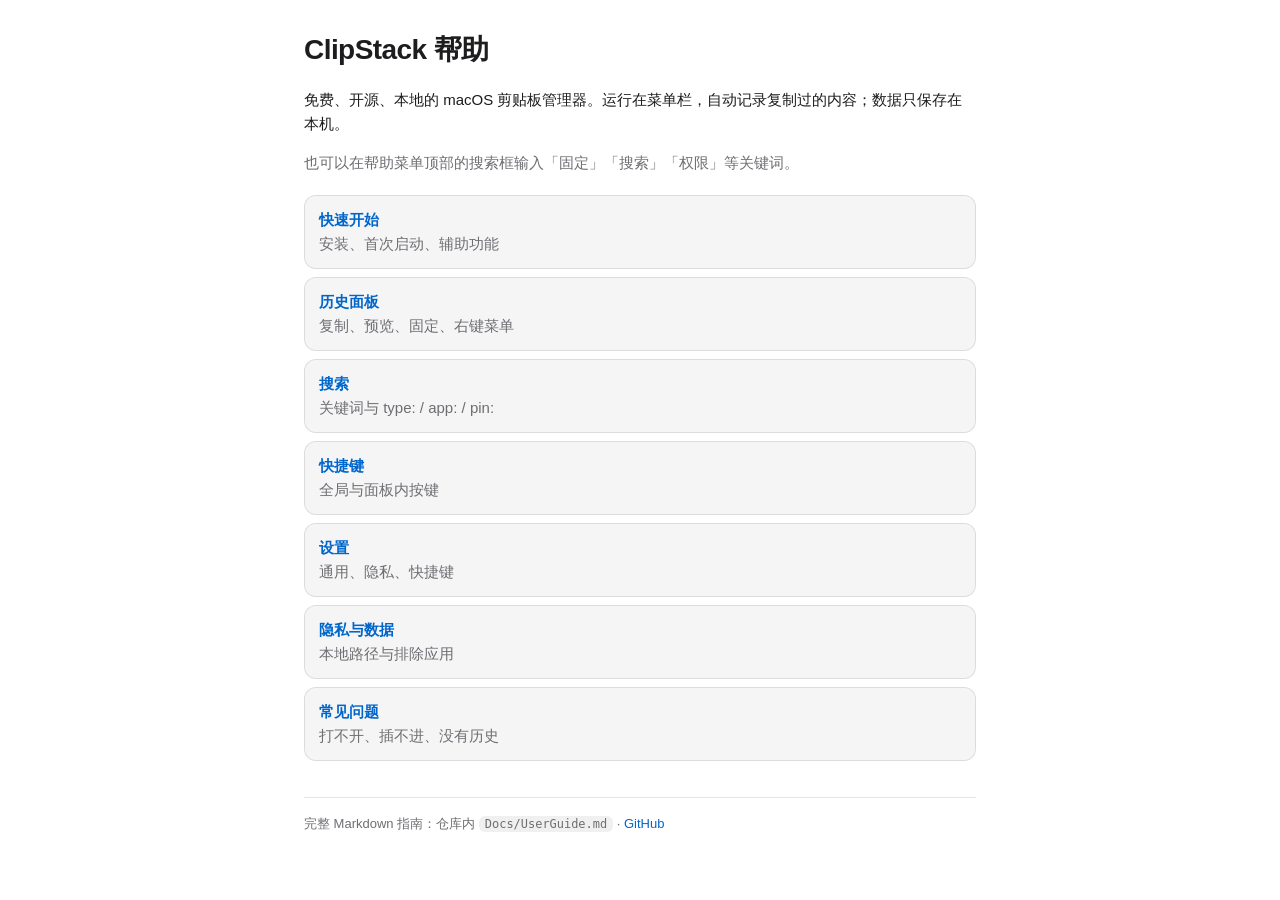
<file: ClipStack/ClipStack.help/Contents/Resources/en.lproj/index.html>
<!DOCTYPE html>
<html lang="zh-Hans">
<head>
  <meta charset="utf-8">
  <meta name="AppleTitle" content="ClipStack Help">
  <meta name="AppleKnowledgeBaseProduct" content="ClipStack">
  <meta name="robots" content="anchors">
  <title>ClipStack 帮助</title>
  <link rel="stylesheet" href="style.css">
</head>
<body>
  <a name="home"></a>
  <h1>ClipStack 帮助</h1>
  <p>免费、开源、本地的 macOS 剪贴板管理器。运行在菜单栏，自动记录复制过的内容；数据只保存在本机。</p>
  <p class="muted">也可以在帮助菜单顶部的搜索框输入「固定」「搜索」「权限」等关键词。</p>

  <nav class="toc">
    <a href="getting-started.html"><strong>快速开始</strong><br><span class="muted">安装、首次启动、辅助功能</span></a>
    <a href="panel.html"><strong>历史面板</strong><br><span class="muted">复制、预览、固定、右键菜单</span></a>
    <a href="search.html"><strong>搜索</strong><br><span class="muted">关键词与 type: / app: / pin:</span></a>
    <a href="shortcuts.html"><strong>快捷键</strong><br><span class="muted">全局与面板内按键</span></a>
    <a href="settings.html"><strong>设置</strong><br><span class="muted">通用、隐私、快捷键</span></a>
    <a href="privacy.html"><strong>隐私与数据</strong><br><span class="muted">本地路径与排除应用</span></a>
    <a href="troubleshooting.html"><strong>常见问题</strong><br><span class="muted">打不开、插不进、没有历史</span></a>
  </nav>

  <div class="footer">
    完整 Markdown 指南：仓库内 <code>Docs/UserGuide.md</code> ·
    <a href="https://github.com/SkyierSeven/ClipStack">GitHub</a>
  </div>
</body>
</html>
</file>
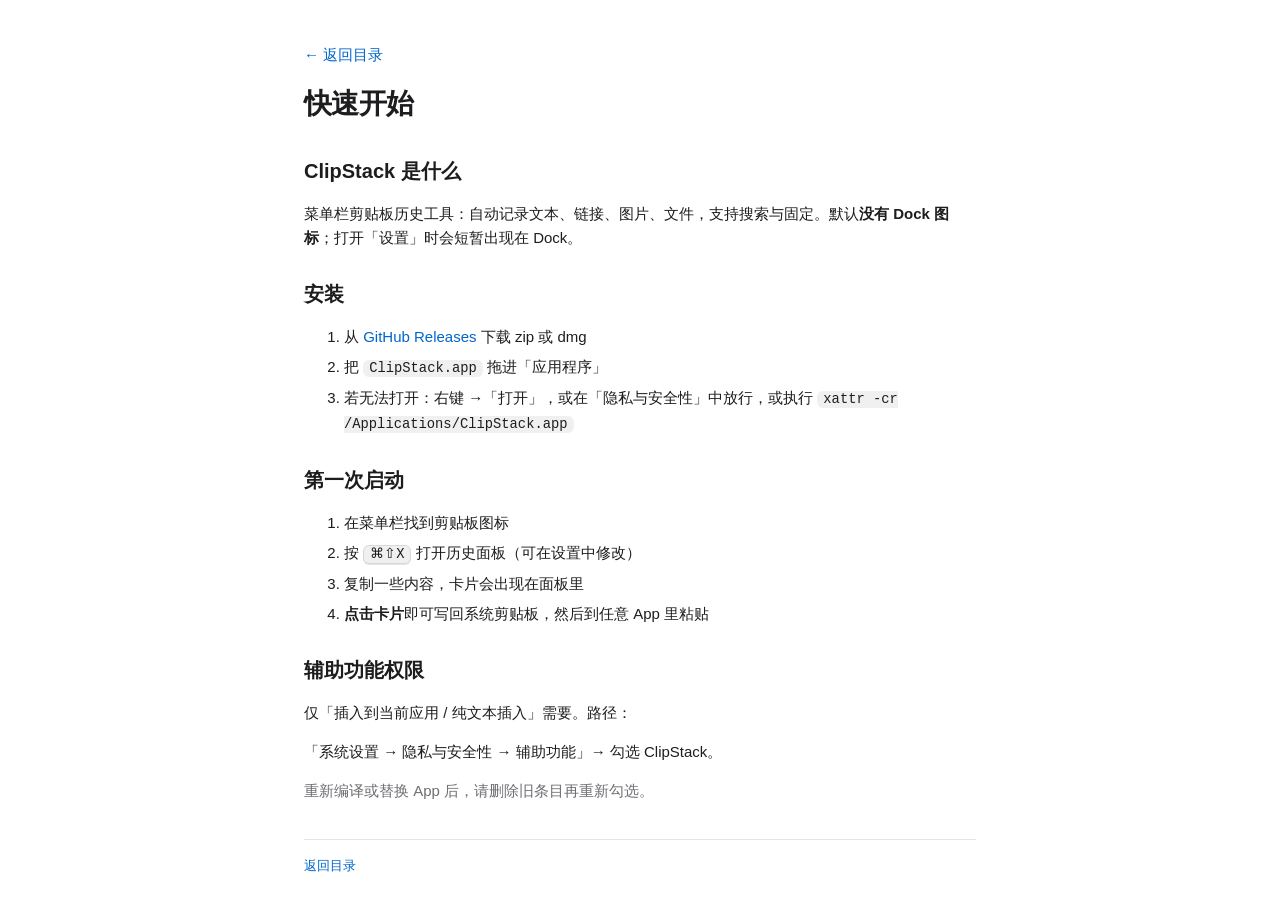
<file: ClipStack/ClipStack.help/Contents/Resources/en.lproj/getting-started.html>
<!DOCTYPE html>
<html lang="zh-Hans">
<head>
  <meta charset="utf-8">
  <meta name="robots" content="anchors">
  <title>快速开始 — ClipStack</title>
  <link rel="stylesheet" href="style.css">
</head>
<body>
  <a name="getting-started"></a>
  <p><a href="index.html">← 返回目录</a></p>
  <h1>快速开始</h1>

  <h2>ClipStack 是什么</h2>
  <p>菜单栏剪贴板历史工具：自动记录文本、链接、图片、文件，支持搜索与固定。默认<strong>没有 Dock 图标</strong>；打开「设置」时会短暂出现在 Dock。</p>

  <h2>安装</h2>
  <ol>
    <li>从 <a href="https://github.com/SkyierSeven/ClipStack/releases">GitHub Releases</a> 下载 zip 或 dmg</li>
    <li>把 <code>ClipStack.app</code> 拖进「应用程序」</li>
    <li>若无法打开：右键 →「打开」，或在「隐私与安全性」中放行，或执行 <code>xattr -cr /Applications/ClipStack.app</code></li>
  </ol>

  <h2>第一次启动</h2>
  <ol>
    <li>在菜单栏找到剪贴板图标</li>
    <li>按 <kbd>⌘⇧X</kbd> 打开历史面板（可在设置中修改）</li>
    <li>复制一些内容，卡片会出现在面板里</li>
    <li><strong>点击卡片</strong>即可写回系统剪贴板，然后到任意 App 里粘贴</li>
  </ol>

  <h2>辅助功能权限</h2>
  <p>仅「插入到当前应用 / 纯文本插入」需要。路径：</p>
  <p>「系统设置 → 隐私与安全性 → 辅助功能」→ 勾选 ClipStack。</p>
  <p class="muted">重新编译或替换 App 后，请删除旧条目再重新勾选。</p>

  <div class="footer"><a href="index.html">返回目录</a></div>
</body>
</html>
</file>
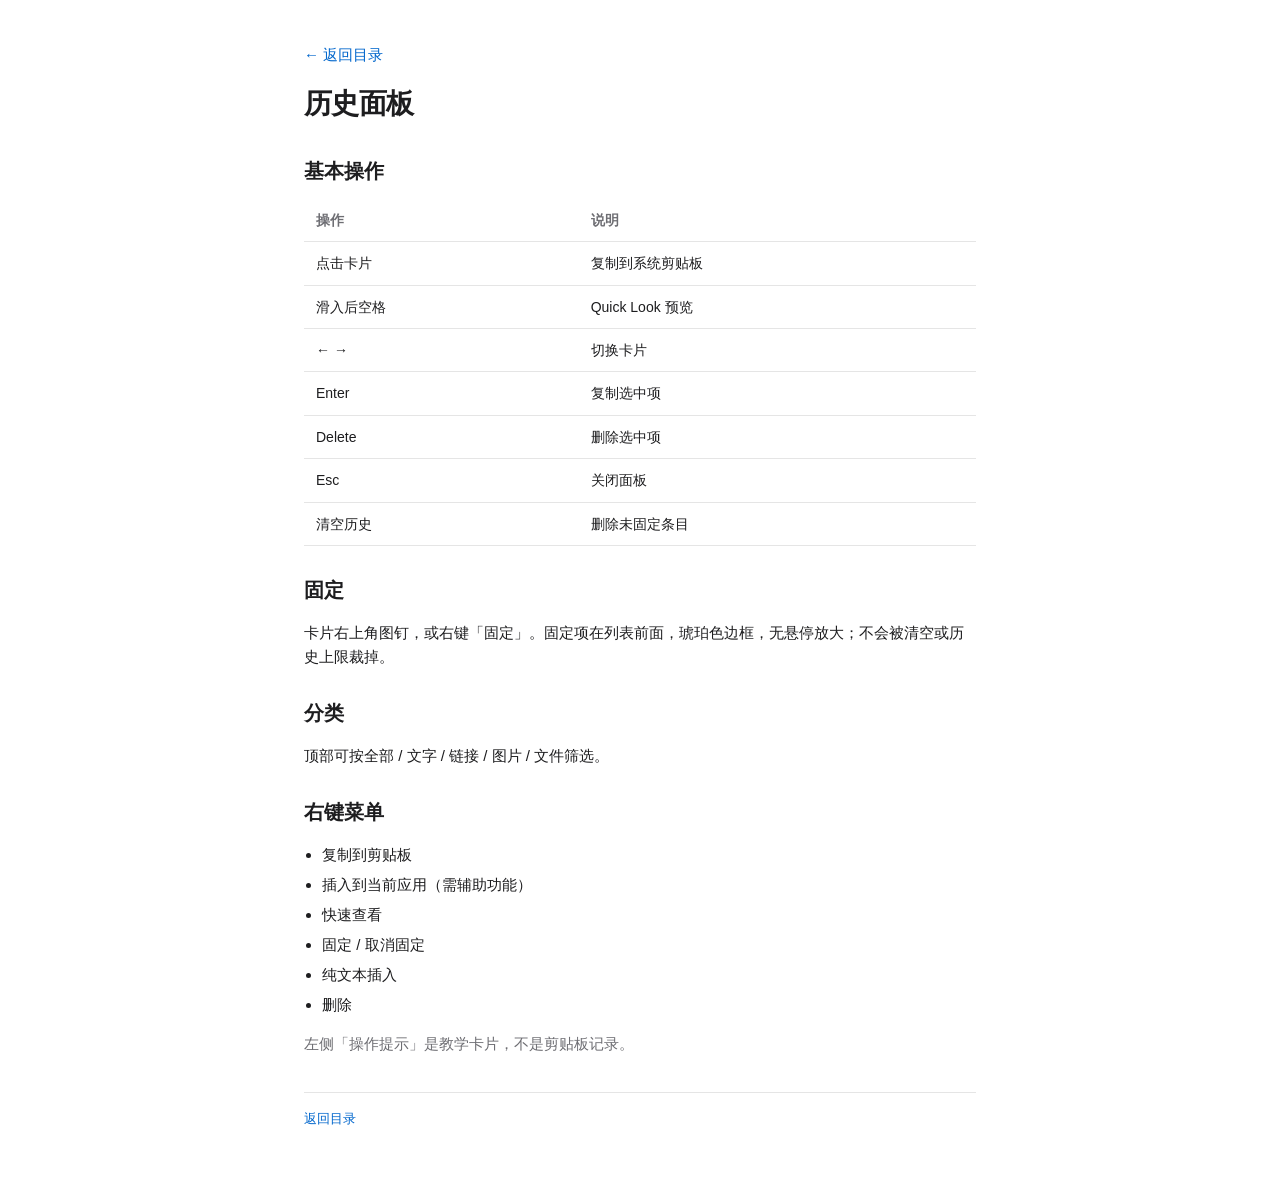
<file: ClipStack/ClipStack.help/Contents/Resources/en.lproj/panel.html>
<!DOCTYPE html>
<html lang="zh-Hans">
<head>
  <meta charset="utf-8">
  <meta name="robots" content="anchors">
  <title>历史面板 — ClipStack</title>
  <link rel="stylesheet" href="style.css">
</head>
<body>
  <a name="panel"></a>
  <p><a href="index.html">← 返回目录</a></p>
  <h1>历史面板</h1>

  <h2>基本操作</h2>
  <table>
    <tr><th>操作</th><th>说明</th></tr>
    <tr><td>点击卡片</td><td>复制到系统剪贴板</td></tr>
    <tr><td>滑入后空格</td><td>Quick Look 预览</td></tr>
    <tr><td>← →</td><td>切换卡片</td></tr>
    <tr><td>Enter</td><td>复制选中项</td></tr>
    <tr><td>Delete</td><td>删除选中项</td></tr>
    <tr><td>Esc</td><td>关闭面板</td></tr>
    <tr><td>清空历史</td><td>删除未固定条目</td></tr>
  </table>

  <h2>固定</h2>
  <p>卡片右上角图钉，或右键「固定」。固定项在列表前面，琥珀色边框，无悬停放大；不会被清空或历史上限裁掉。</p>

  <h2>分类</h2>
  <p>顶部可按全部 / 文字 / 链接 / 图片 / 文件筛选。</p>

  <h2>右键菜单</h2>
  <ul>
    <li>复制到剪贴板</li>
    <li>插入到当前应用（需辅助功能）</li>
    <li>快速查看</li>
    <li>固定 / 取消固定</li>
    <li>纯文本插入</li>
    <li>删除</li>
  </ul>

  <p class="muted">左侧「操作提示」是教学卡片，不是剪贴板记录。</p>

  <div class="footer"><a href="index.html">返回目录</a></div>
</body>
</html>
</file>
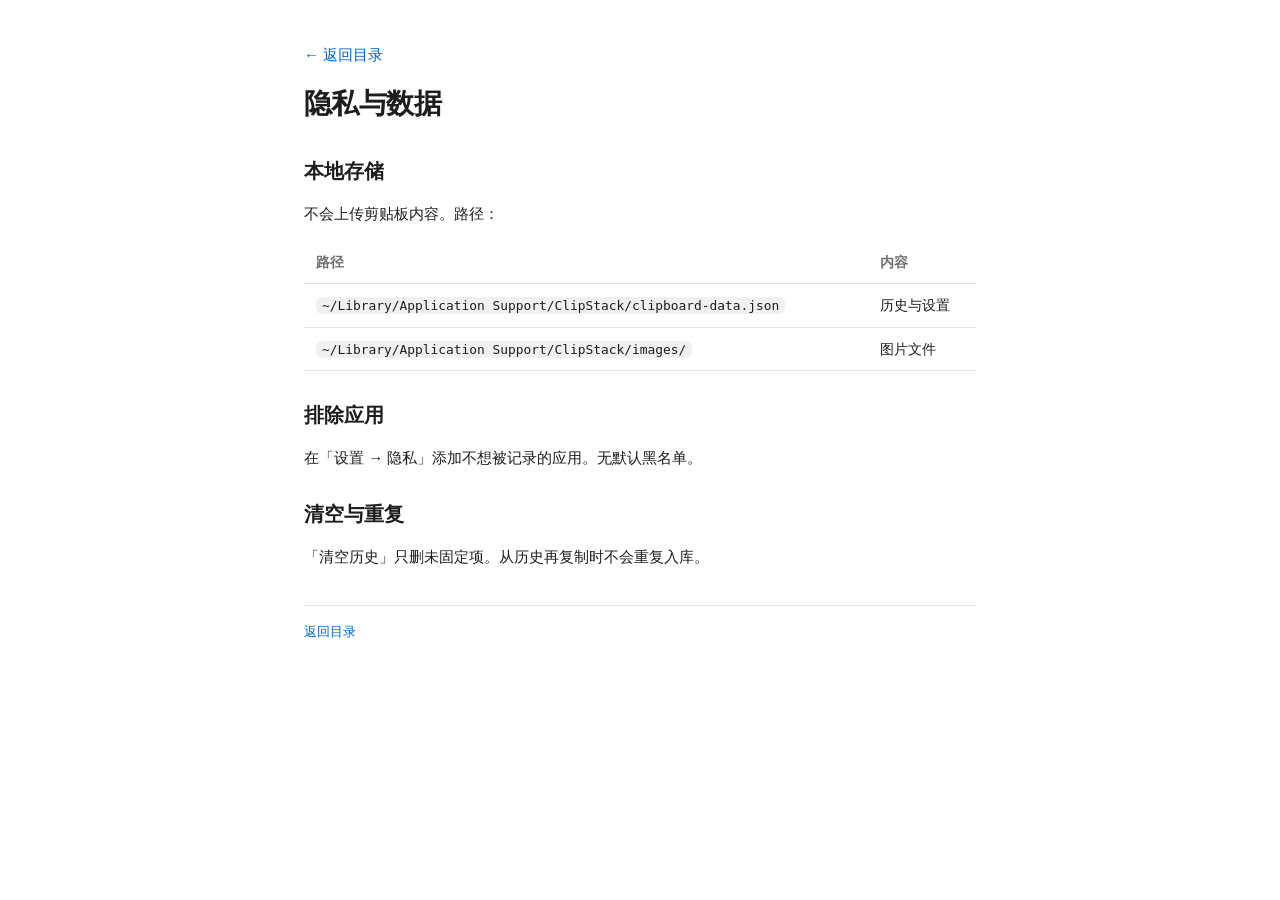
<file: ClipStack/ClipStack.help/Contents/Resources/en.lproj/privacy.html>
<!DOCTYPE html>
<html lang="zh-Hans">
<head>
  <meta charset="utf-8">
  <meta name="robots" content="anchors">
  <title>隐私与数据 — ClipStack</title>
  <link rel="stylesheet" href="style.css">
</head>
<body>
  <a name="privacy"></a>
  <p><a href="index.html">← 返回目录</a></p>
  <h1>隐私与数据</h1>

  <h2>本地存储</h2>
  <p>不会上传剪贴板内容。路径：</p>
  <table>
    <tr><th>路径</th><th>内容</th></tr>
    <tr><td><code>~/Library/Application Support/ClipStack/clipboard-data.json</code></td><td>历史与设置</td></tr>
    <tr><td><code>~/Library/Application Support/ClipStack/images/</code></td><td>图片文件</td></tr>
  </table>

  <h2>排除应用</h2>
  <p>在「设置 → 隐私」添加不想被记录的应用。无默认黑名单。</p>

  <h2>清空与重复</h2>
  <p>「清空历史」只删未固定项。从历史再复制时不会重复入库。</p>

  <div class="footer"><a href="index.html">返回目录</a></div>
</body>
</html>
</file>
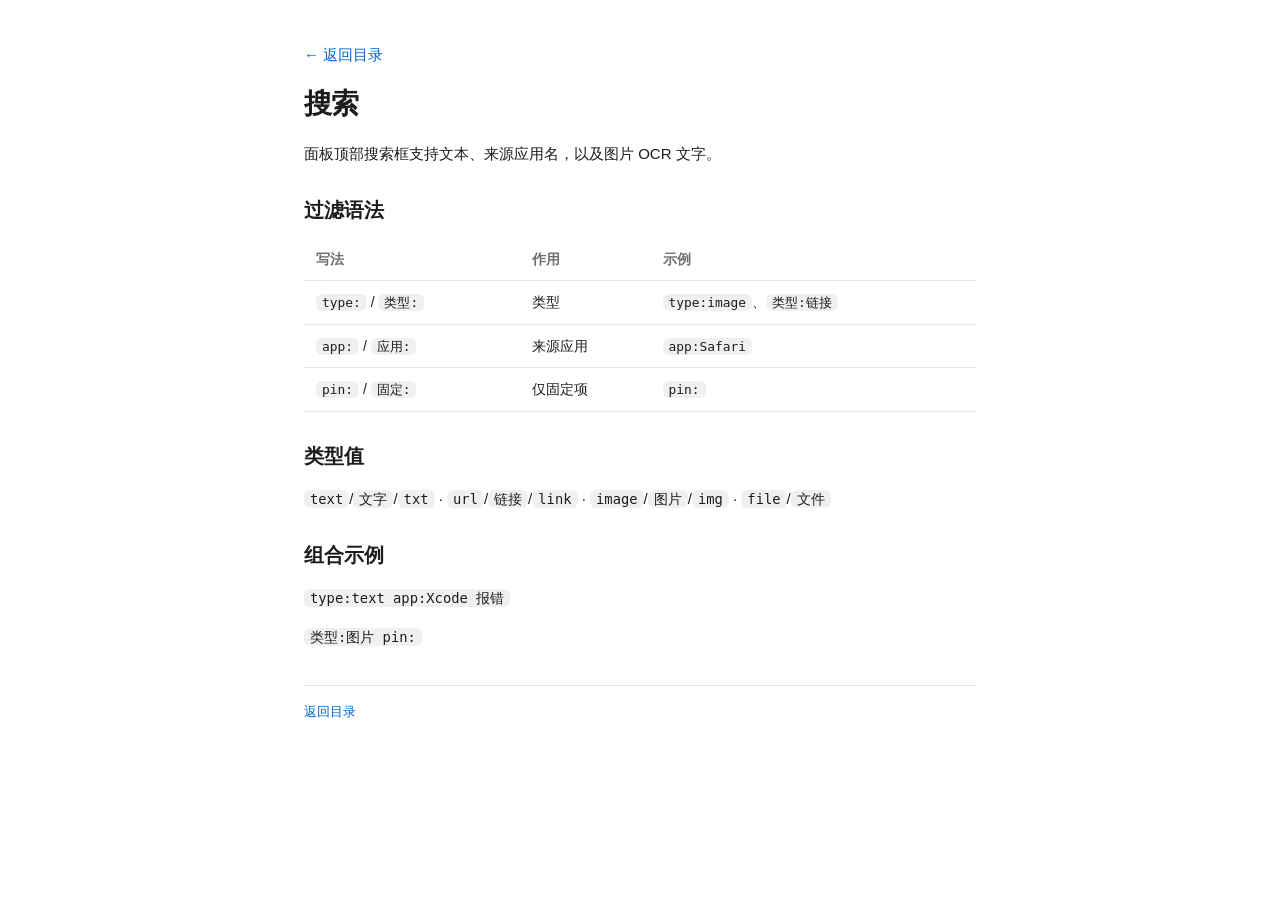
<file: ClipStack/ClipStack.help/Contents/Resources/en.lproj/search.html>
<!DOCTYPE html>
<html lang="zh-Hans">
<head>
  <meta charset="utf-8">
  <meta name="robots" content="anchors">
  <title>搜索 — ClipStack</title>
  <link rel="stylesheet" href="style.css">
</head>
<body>
  <a name="search"></a>
  <p><a href="index.html">← 返回目录</a></p>
  <h1>搜索</h1>
  <p>面板顶部搜索框支持文本、来源应用名，以及图片 OCR 文字。</p>

  <h2>过滤语法</h2>
  <table>
    <tr><th>写法</th><th>作用</th><th>示例</th></tr>
    <tr><td><code>type:</code> / <code>类型:</code></td><td>类型</td><td><code>type:image</code>、<code>类型:链接</code></td></tr>
    <tr><td><code>app:</code> / <code>应用:</code></td><td>来源应用</td><td><code>app:Safari</code></td></tr>
    <tr><td><code>pin:</code> / <code>固定:</code></td><td>仅固定项</td><td><code>pin:</code></td></tr>
  </table>

  <h2>类型值</h2>
  <p><code>text</code>/<code>文字</code>/<code>txt</code> · <code>url</code>/<code>链接</code>/<code>link</code> · <code>image</code>/<code>图片</code>/<code>img</code> · <code>file</code>/<code>文件</code></p>

  <h2>组合示例</h2>
  <p><code>type:text app:Xcode 报错</code></p>
  <p><code>类型:图片 pin:</code></p>

  <div class="footer"><a href="index.html">返回目录</a></div>
</body>
</html>
</file>
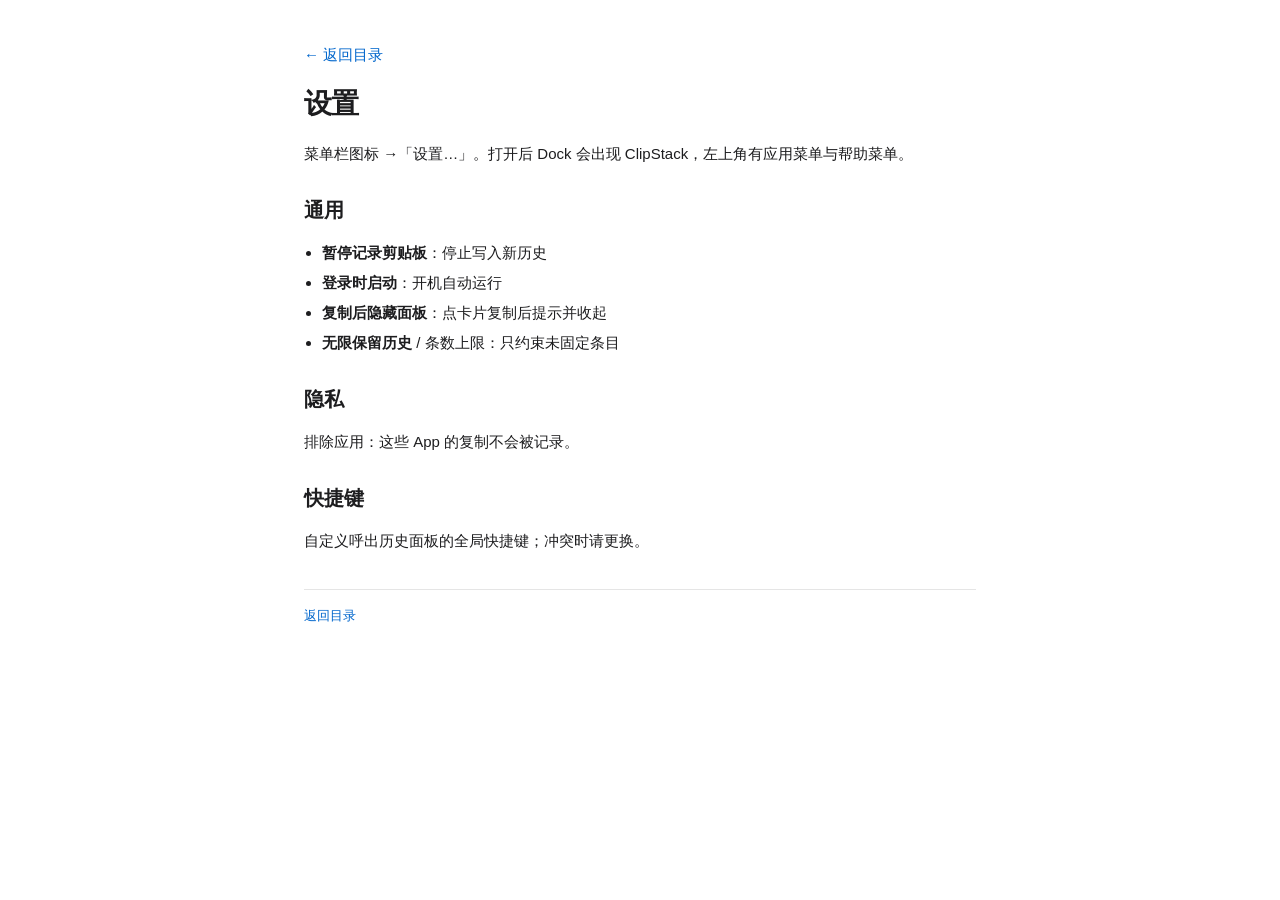
<file: ClipStack/ClipStack.help/Contents/Resources/en.lproj/settings.html>
<!DOCTYPE html>
<html lang="zh-Hans">
<head>
  <meta charset="utf-8">
  <meta name="robots" content="anchors">
  <title>设置 — ClipStack</title>
  <link rel="stylesheet" href="style.css">
</head>
<body>
  <a name="settings"></a>
  <p><a href="index.html">← 返回目录</a></p>
  <h1>设置</h1>
  <p>菜单栏图标 →「设置…」。打开后 Dock 会出现 ClipStack，左上角有应用菜单与帮助菜单。</p>

  <h2>通用</h2>
  <ul>
    <li><strong>暂停记录剪贴板</strong>：停止写入新历史</li>
    <li><strong>登录时启动</strong>：开机自动运行</li>
    <li><strong>复制后隐藏面板</strong>：点卡片复制后提示并收起</li>
    <li><strong>无限保留历史</strong> / 条数上限：只约束未固定条目</li>
  </ul>

  <h2>隐私</h2>
  <p>排除应用：这些 App 的复制不会被记录。</p>

  <h2>快捷键</h2>
  <p>自定义呼出历史面板的全局快捷键；冲突时请更换。</p>

  <div class="footer"><a href="index.html">返回目录</a></div>
</body>
</html>
</file>
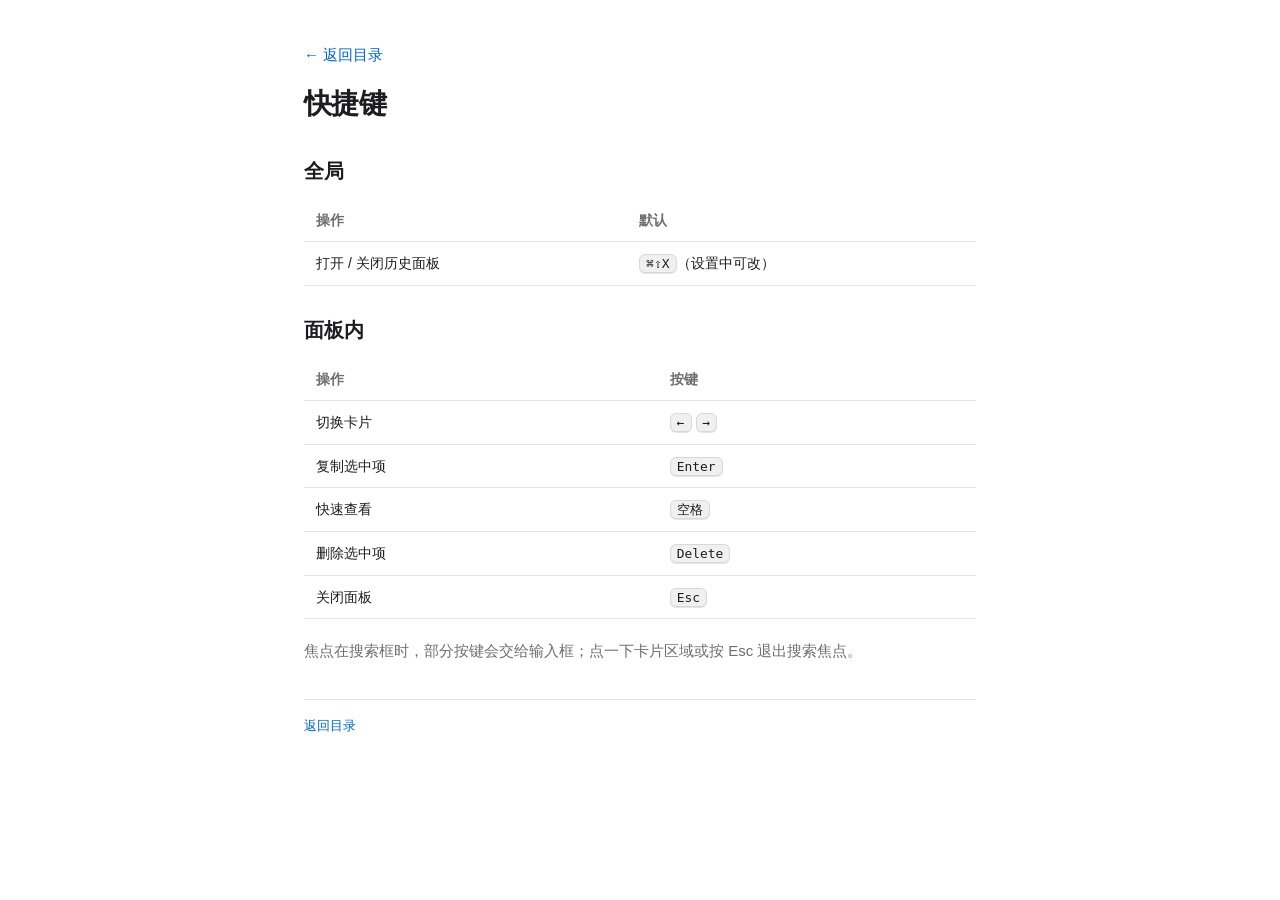
<file: ClipStack/ClipStack.help/Contents/Resources/en.lproj/shortcuts.html>
<!DOCTYPE html>
<html lang="zh-Hans">
<head>
  <meta charset="utf-8">
  <meta name="robots" content="anchors">
  <title>快捷键 — ClipStack</title>
  <link rel="stylesheet" href="style.css">
</head>
<body>
  <a name="shortcuts"></a>
  <p><a href="index.html">← 返回目录</a></p>
  <h1>快捷键</h1>

  <h2>全局</h2>
  <table>
    <tr><th>操作</th><th>默认</th></tr>
    <tr><td>打开 / 关闭历史面板</td><td><kbd>⌘⇧X</kbd>（设置中可改）</td></tr>
  </table>

  <h2>面板内</h2>
  <table>
    <tr><th>操作</th><th>按键</th></tr>
    <tr><td>切换卡片</td><td><kbd>←</kbd> <kbd>→</kbd></td></tr>
    <tr><td>复制选中项</td><td><kbd>Enter</kbd></td></tr>
    <tr><td>快速查看</td><td><kbd>空格</kbd></td></tr>
    <tr><td>删除选中项</td><td><kbd>Delete</kbd></td></tr>
    <tr><td>关闭面板</td><td><kbd>Esc</kbd></td></tr>
  </table>

  <p class="muted">焦点在搜索框时，部分按键会交给输入框；点一下卡片区域或按 Esc 退出搜索焦点。</p>

  <div class="footer"><a href="index.html">返回目录</a></div>
</body>
</html>
</file>
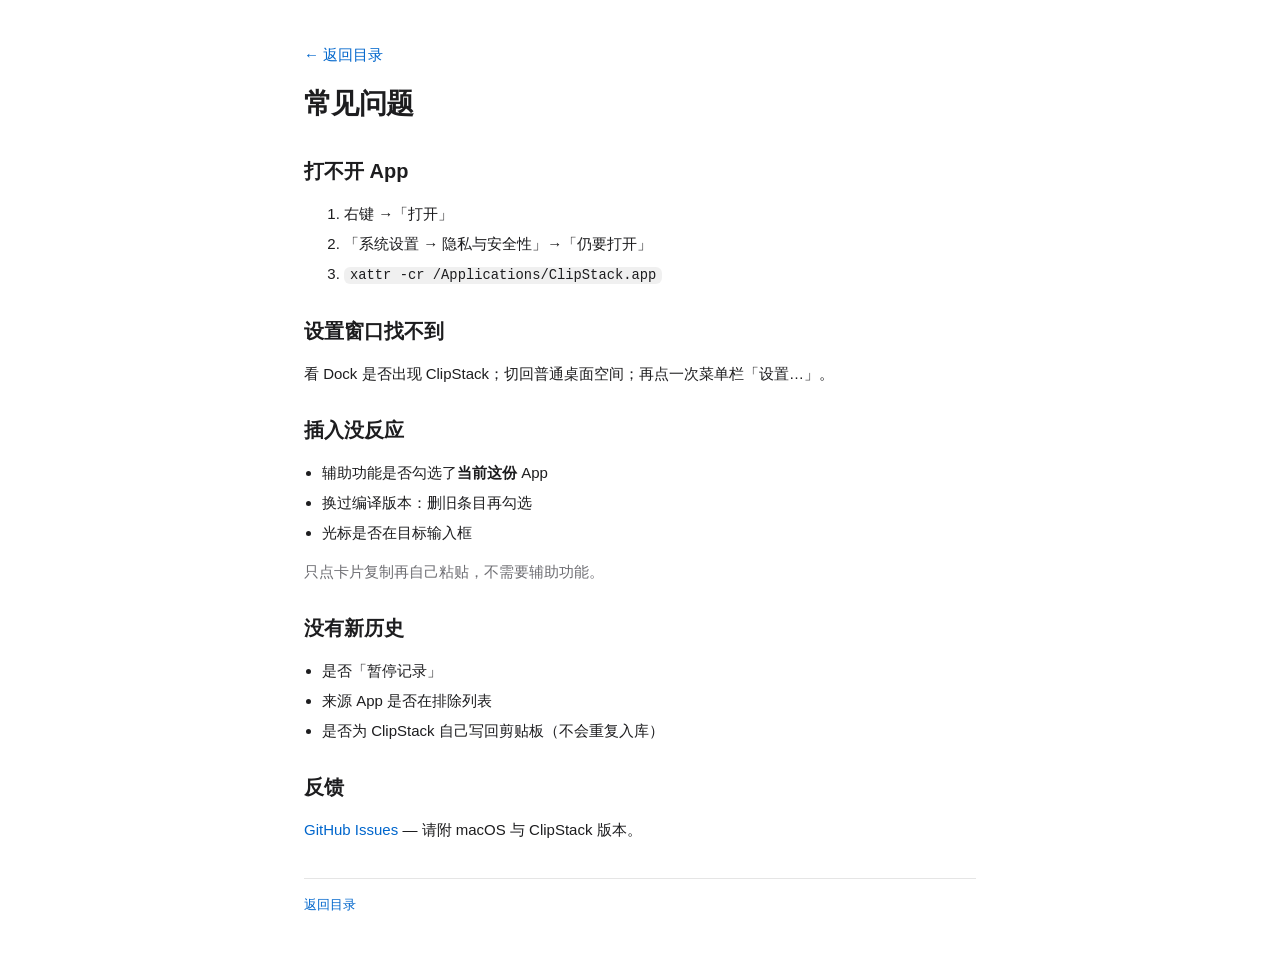
<file: ClipStack/ClipStack.help/Contents/Resources/en.lproj/troubleshooting.html>
<!DOCTYPE html>
<html lang="zh-Hans">
<head>
  <meta charset="utf-8">
  <meta name="robots" content="anchors">
  <title>常见问题 — ClipStack</title>
  <link rel="stylesheet" href="style.css">
</head>
<body>
  <a name="troubleshooting"></a>
  <p><a href="index.html">← 返回目录</a></p>
  <h1>常见问题</h1>

  <h2>打不开 App</h2>
  <ol>
    <li>右键 →「打开」</li>
    <li>「系统设置 → 隐私与安全性」→「仍要打开」</li>
    <li><code>xattr -cr /Applications/ClipStack.app</code></li>
  </ol>

  <h2>设置窗口找不到</h2>
  <p>看 Dock 是否出现 ClipStack；切回普通桌面空间；再点一次菜单栏「设置…」。</p>

  <h2>插入没反应</h2>
  <ul>
    <li>辅助功能是否勾选了<strong>当前这份</strong> App</li>
    <li>换过编译版本：删旧条目再勾选</li>
    <li>光标是否在目标输入框</li>
  </ul>
  <p class="muted">只点卡片复制再自己粘贴，不需要辅助功能。</p>

  <h2>没有新历史</h2>
  <ul>
    <li>是否「暂停记录」</li>
    <li>来源 App 是否在排除列表</li>
    <li>是否为 ClipStack 自己写回剪贴板（不会重复入库）</li>
  </ul>

  <h2>反馈</h2>
  <p><a href="https://github.com/SkyierSeven/ClipStack/issues">GitHub Issues</a> — 请附 macOS 与 ClipStack 版本。</p>

  <div class="footer"><a href="index.html">返回目录</a></div>
</body>
</html>
</file>
<file: ClipStack/ClipStack.help/Contents/Resources/en.lproj/style.css>
:root {
  color-scheme: light dark;
  --text: #1d1d1f;
  --muted: #6e6e73;
  --link: #0066cc;
  --border: rgba(0, 0, 0, 0.1);
  --card: rgba(0, 0, 0, 0.04);
  --code-bg: rgba(0, 0, 0, 0.06);
}

@media (prefers-color-scheme: dark) {
  :root {
    --text: #f5f5f7;
    --muted: #a1a1a6;
    --link: #6cb6ff;
    --border: rgba(255, 255, 255, 0.12);
    --card: rgba(255, 255, 255, 0.06);
    --code-bg: rgba(255, 255, 255, 0.08);
  }
}

* { box-sizing: border-box; }

body {
  margin: 0 auto;
  padding: 28px 24px 48px;
  max-width: 720px;
  font: 15px/1.6 -apple-system, BlinkMacSystemFont, "SF Pro Text", "PingFang SC", sans-serif;
  color: var(--text);
  background: transparent;
}

h1 {
  font-size: 28px;
  font-weight: 700;
  letter-spacing: -0.02em;
  margin: 0 0 8px;
}

h2 {
  font-size: 20px;
  font-weight: 650;
  margin: 28px 0 10px;
}

h3 {
  font-size: 16px;
  font-weight: 600;
  margin: 20px 0 8px;
}

p, li { color: var(--text); }
.muted { color: var(--muted); }

a { color: var(--link); text-decoration: none; }
a:hover { text-decoration: underline; }

nav.toc {
  display: grid;
  gap: 8px;
  margin: 20px 0 8px;
}

nav.toc a {
  display: block;
  padding: 12px 14px;
  border-radius: 12px;
  background: var(--card);
  border: 1px solid var(--border);
}

ul { padding-left: 1.2em; }
li { margin: 6px 0; }

code, kbd {
  font-family: ui-monospace, SFMono-Regular, Menlo, monospace;
  font-size: 0.92em;
  background: var(--code-bg);
  border-radius: 6px;
  padding: 1px 6px;
}

kbd {
  border: 1px solid var(--border);
  box-shadow: 0 1px 0 var(--border);
}

table {
  width: 100%;
  border-collapse: collapse;
  margin: 12px 0 20px;
  font-size: 14px;
}

th, td {
  text-align: left;
  padding: 10px 12px;
  border-bottom: 1px solid var(--border);
  vertical-align: top;
}

th { color: var(--muted); font-weight: 600; }

.footer {
  margin-top: 36px;
  padding-top: 16px;
  border-top: 1px solid var(--border);
  color: var(--muted);
  font-size: 13px;
}
</file>
